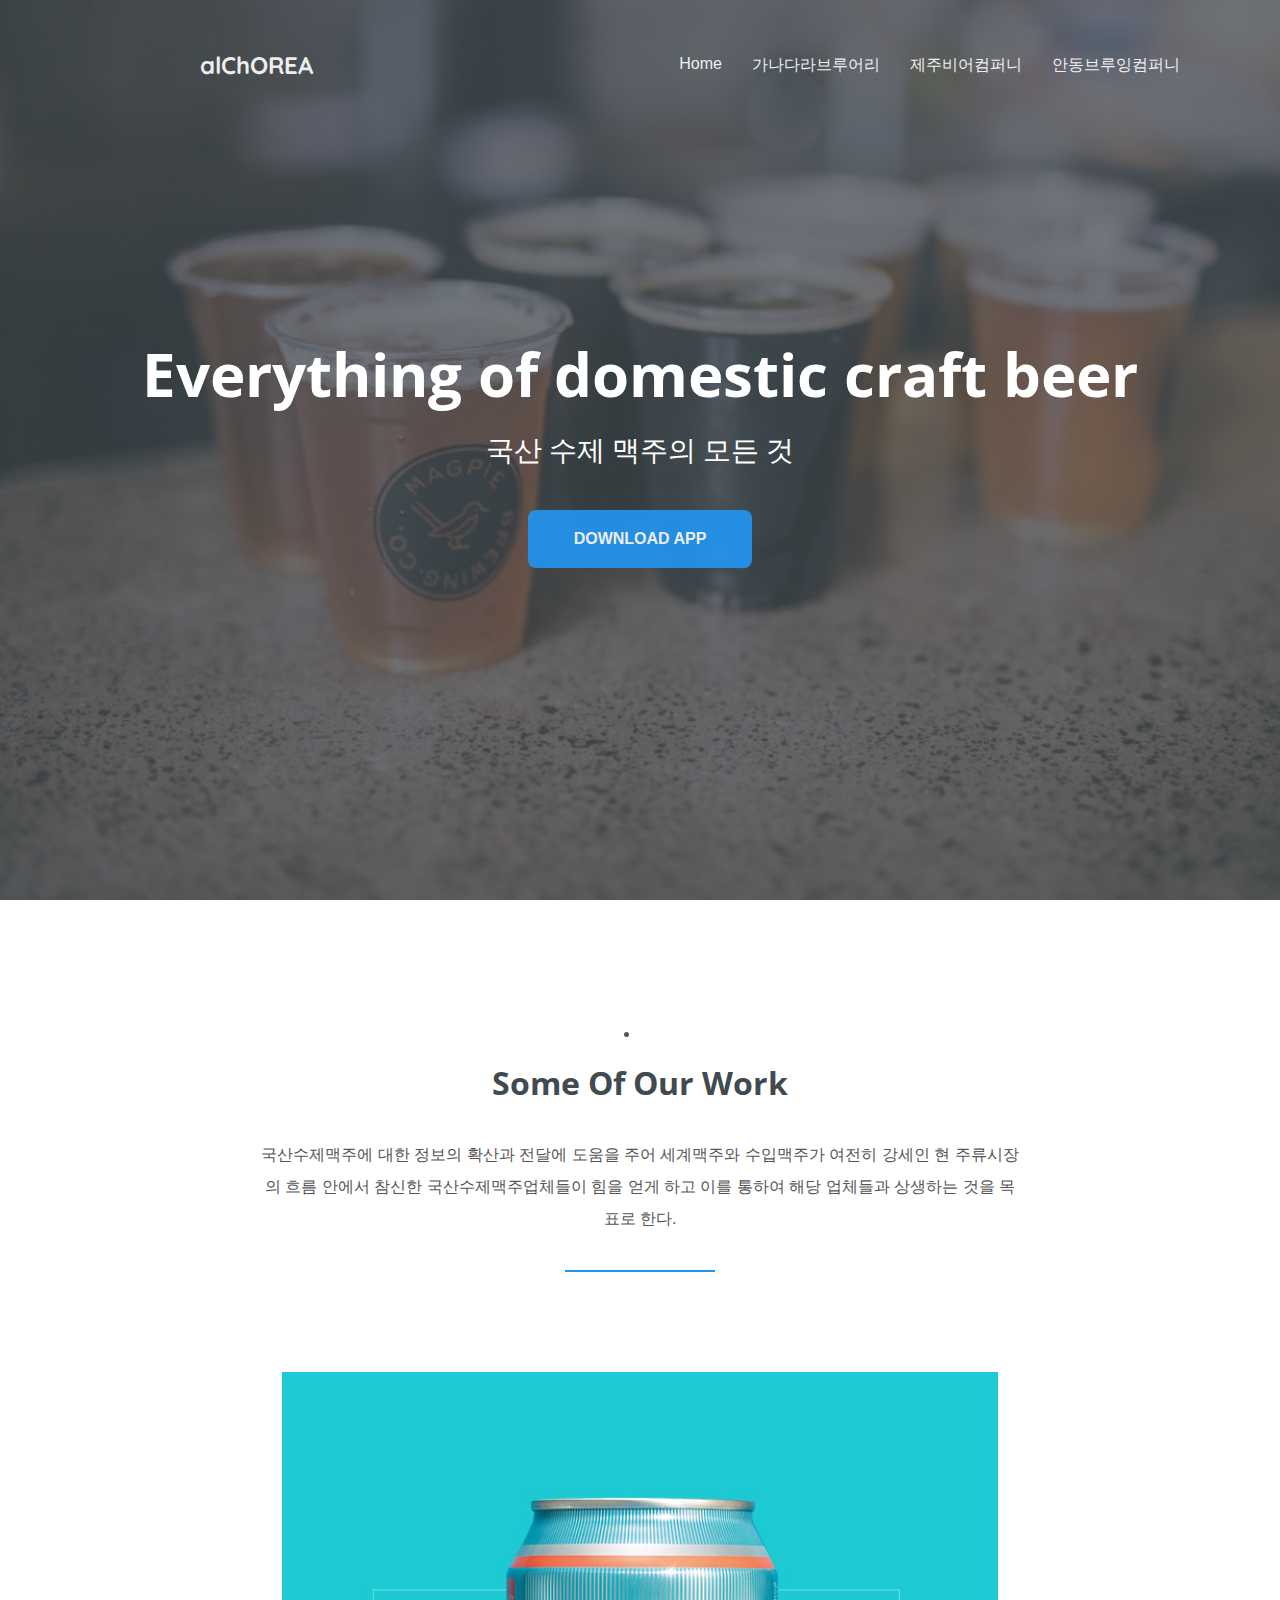
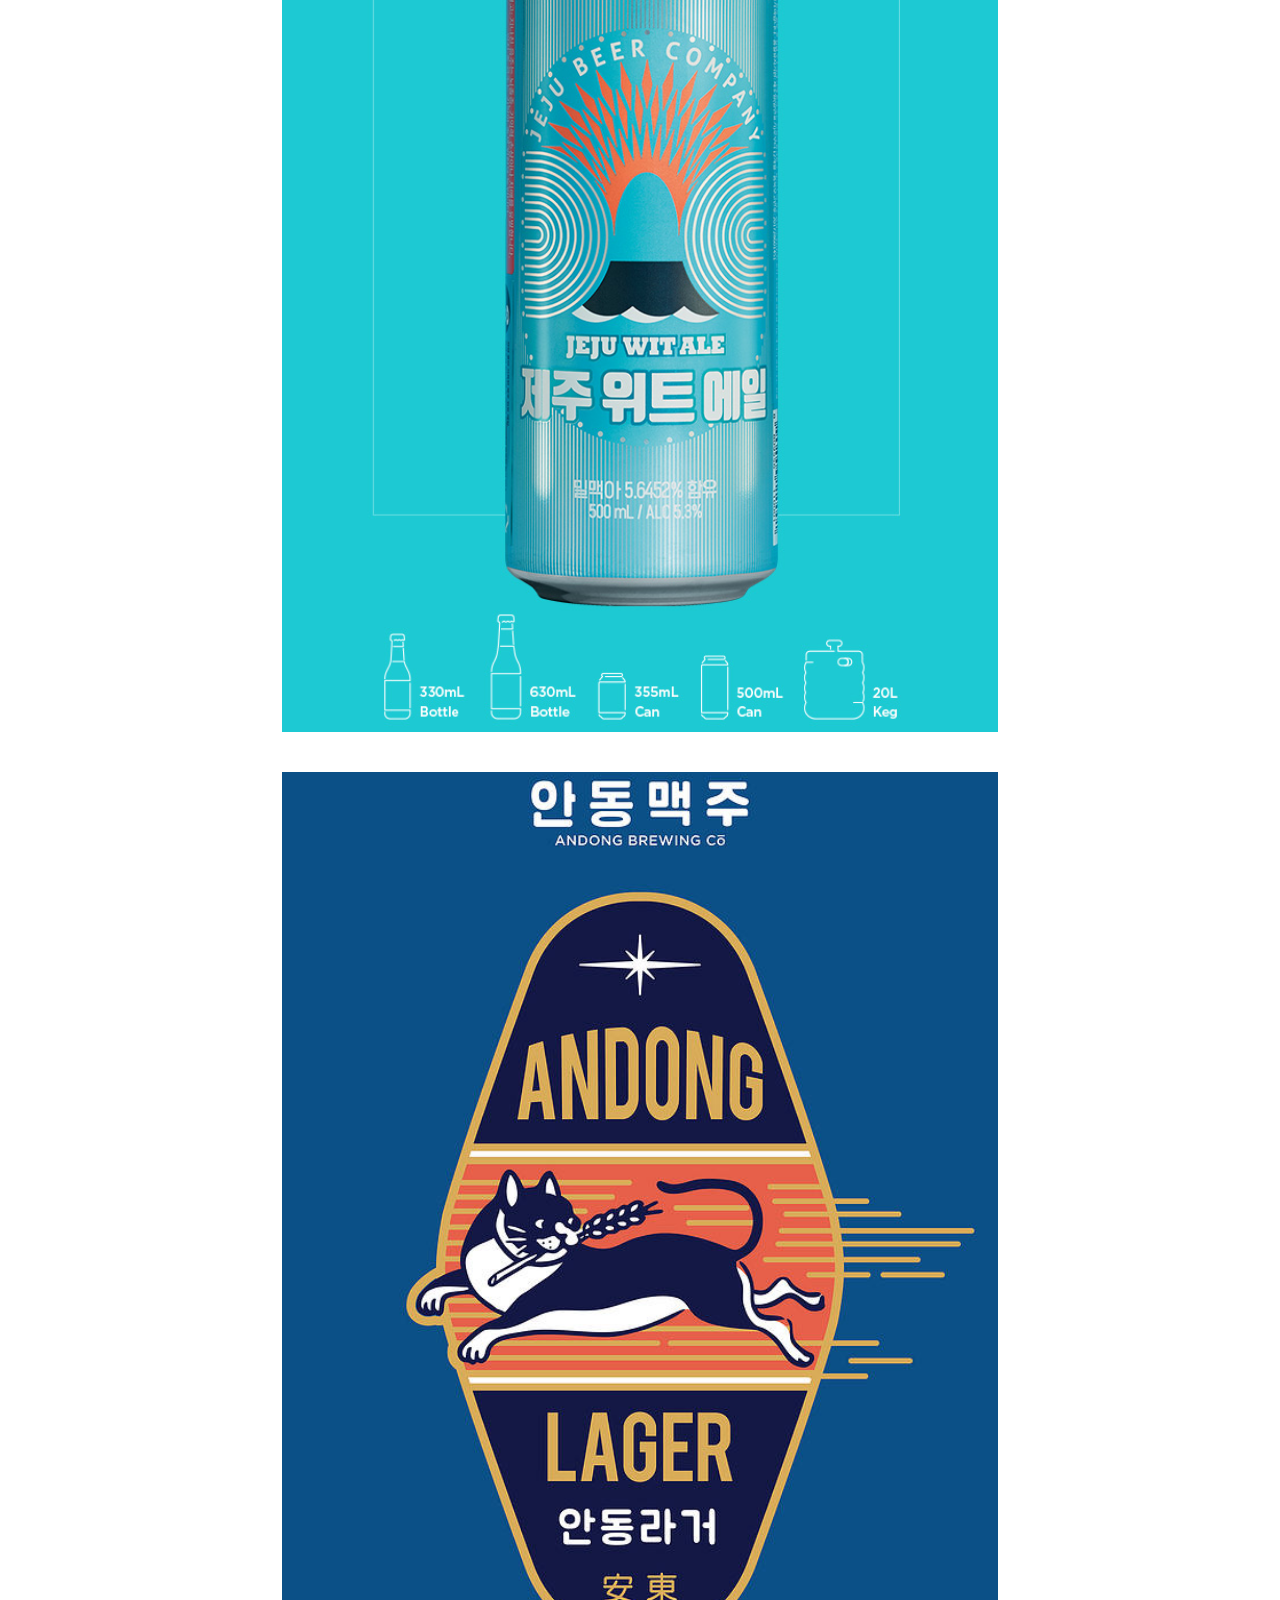
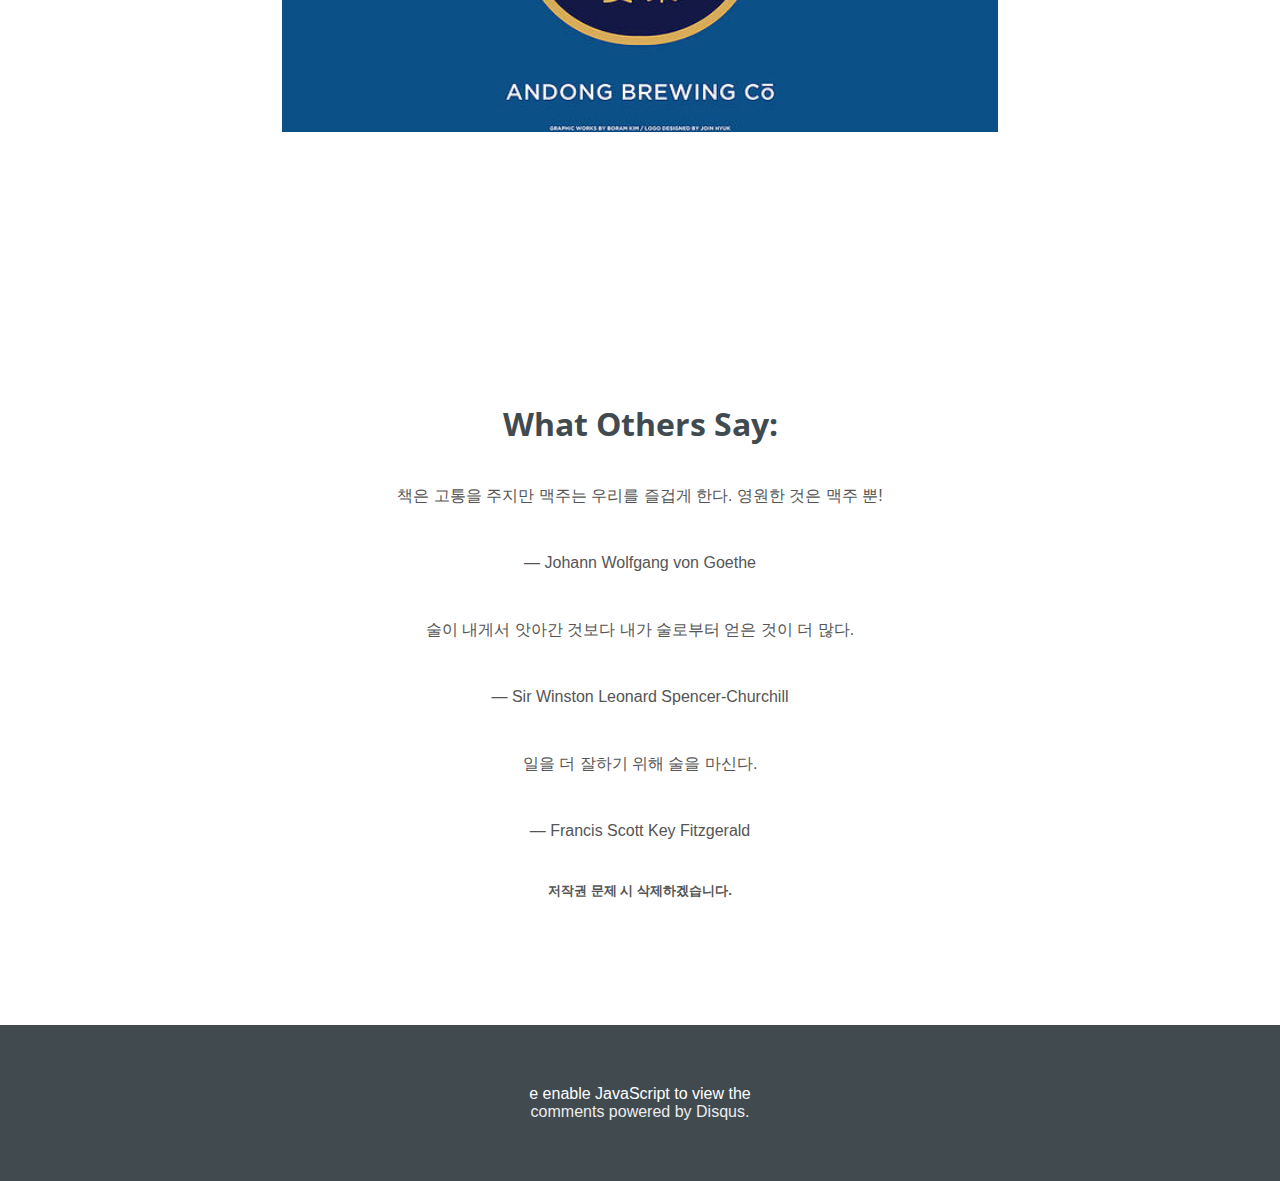
<file: index.html>
<!DOCTYPE html>
<html>
<head>
    <meta charset="utf-8">
    <meta http-equiv="X-UA-Compatible" content="IE=edge">
    <meta name="viewport" content="width=device-width, initial-scale=1">
    <title>alChOREA</title>

	<link href="https://fonts.googleapis.com/css?family=Open+Sans" rel="stylesheet">
	<link href="https://fonts.googleapis.com/css?family=Quicksand" rel="stylesheet">
    <link rel="stylesheet" href="http://maxcdn.bootstrapcdn.com/font-awesome/4.6.0/css/font-awesome.min.css">
    <link rel="stylesheet" href="assets/css/styles.css">

</head>

<body>

	<header>
		<h2><a href="#">alChOREA</a></h2>
		<nav>
			<li><a href="https://jeongtai.github.io/">Home</a></li>
			<li><a href="http://www.ganadara.co.kr/">가나다라브루어리</a></li>
			<li><a href="https://jejubeer.co.kr/">제주비어컴퍼니</a></li>
			<li><a href="https://www.facebook.com/andongbrewing/">안동브루잉컴퍼니</a></li>
		</nav>
	</header>


	<section class="hero">
		<div class="background-image" style="background-image: url(assets/img/back.jpg);"></div>
		<h1>Everything of domestic craft beer</h1>
		<h3>국산 수제 맥주의 모든 것</h3>

		<a href="https://play.google.com/store/" class="btn">Download APP</a>

	</section>


	<section class="our-work">

			<li class="large" style="background-image: url(assets/img/main2.jpg);"></li>
			<br>
		<h3 class="title">Some of our work</h3>
		<p>국산수제맥주에 대한 정보의 확산과 전달에 도움을 주어 세계맥주와 수입맥주가 여전히 강세인 현 주류시장의 흐름 안에서 참신한 국산수제맥주업체들이 힘을 얻게 하고 이를 통하여 해당 업체들과 상생하는 것을 목표로 한다.</p>
		<hr>

		<ul class="grid">

	
			<li class="large" style="background-image: url(assets/img/beercan.jpg);"></li>
			<li class="large" style="background-image: url(assets/img/beercan2.jpg);"></li>

		</div>
	</section>
	
<!-- 
	<section class="features">
		<h3 class="title">Features and services</h3>
		<p>Lorem ipsum dolor sit amet, consectetur adipiscing elit. Nullam id felis et ipsum bibendum ultrices. Morbi vitae pulvinar velit. Sed aliquam dictum sapien, id sagittis augue malesuada eu.</p>
		<hr>

		<ul class="grid">
			<li>
				<i class="fa fa-camera-retro"></i>
				<h4>Photography</h4>
				<p>Lorem ipsum dolor sit amet, consectetur adipiscing elit. Nullam id felis et ipsum bibendum ultrices vitae pulvinar velit.</p>
			</li>
			<li>
				<i class="fa fa-cubes"></i>
				<h4>Web Development</h4>
				<p>Lorem ipsum dolor sit amet, consectetur adipiscing elit. Nullam id felis et ipsum bibendum ultrices vitae pulvinar velit.</p>
			</li>
			<li>
				<i class="fa fa-newspaper-o"></i>
				<h4>Content Editing</h4>
				<p>Lorem ipsum dolor sit amet, consectetur adipiscing elit. Nullam id felis et ipsum bibendum ultrices vitae pulvinar velit.</p>
			</li>
		</div>
	</section> -->


	<section class="header">
		<h3 class="title">What others say:</h3>

		<p class="quote">책은 고통을 주지만 맥주는 우리를 즐겁게 한다. 영원한 것은 맥주 뿐!</p>
		<p class="author">— Johann Wolfgang von Goethe</p>

		<p class="quote">술이 내게서 앗아간 것보다 내가 술로부터 얻은 것이 더 많다.</p>
		<p class="author">— Sir Winston Leonard Spencer-Churchill</p>

		<p class="quote">일을 더 잘하기 위해 술을 마신다.</p>
		<p class="author">— Francis Scott Key Fitzgerald</p>

		<h5>저작권 문제 시 삭제하겠습니다.</h5>
	</section>

<footer>
	<div id="disqus_thread"></div>
	<script>
	
	/**
	*  RECOMMENDED CONFIGURATION VARIABLES: EDIT AND UNCOMMENT THE SECTION BELOW TO INSERT DYNAMIC VALUES FROM YOUR PLATFORM OR CMS.
	*  LEARN WHY DEFINING THESE VARIABLES IS IMPORTANT: https://disqus.com/admin/universalcode/#configuration-variables*/
	
	var disqus_config = function () {
	this.page.url = PAGE_URL;  // Replace PAGE_URL with your page's canonical URL variable
	this.page.identifier = PAGE_IDENTIFIER; // Replace PAGE_IDENTIFIER with your page's unique identifier variable
	};
	
	(function() { // DON'T EDIT BELOW THIS LINE
	var d = document, s = d.createElement('script');
	s.src = 'https://webepeulrikeisyeonmandeulgi-8.disqus.com/embed.js';
	s.setAttribute('data-timestamp', +new Date());
	(d.head || d.body).appendChild(s);
	})();
	</script>
	<noscript>Please enable JavaScript to view the <a href="https://disqus.com/?ref_noscript">comments powered by Disqus.</a></noscript>
								
			</article>
			<!--Start of Tawk.to Script-->
	<script type="text/javascript">
		var Tawk_API=Tawk_API||{}, Tawk_LoadStart=new Date();
		(function(){
		var s1=document.createElement("script"),s0=document.getElementsByTagName("script")[0];
		s1.async=true;
		s1.src='https://embed.tawk.to/5b7ac94df31d0f771d83f828/default';
		s1.charset='UTF-8';
		s1.setAttribute('crossorigin','*');
		s0.parentNode.insertBefore(s1,s0);
		})();
		</script>
		<!--End of Tawk.to Script-->e enable JavaScript to view the <a href="https://disqus.com/?ref_noscript">comments powered by Disqus.</a></noscript>
	</footer>
</body>

</html>
</file>
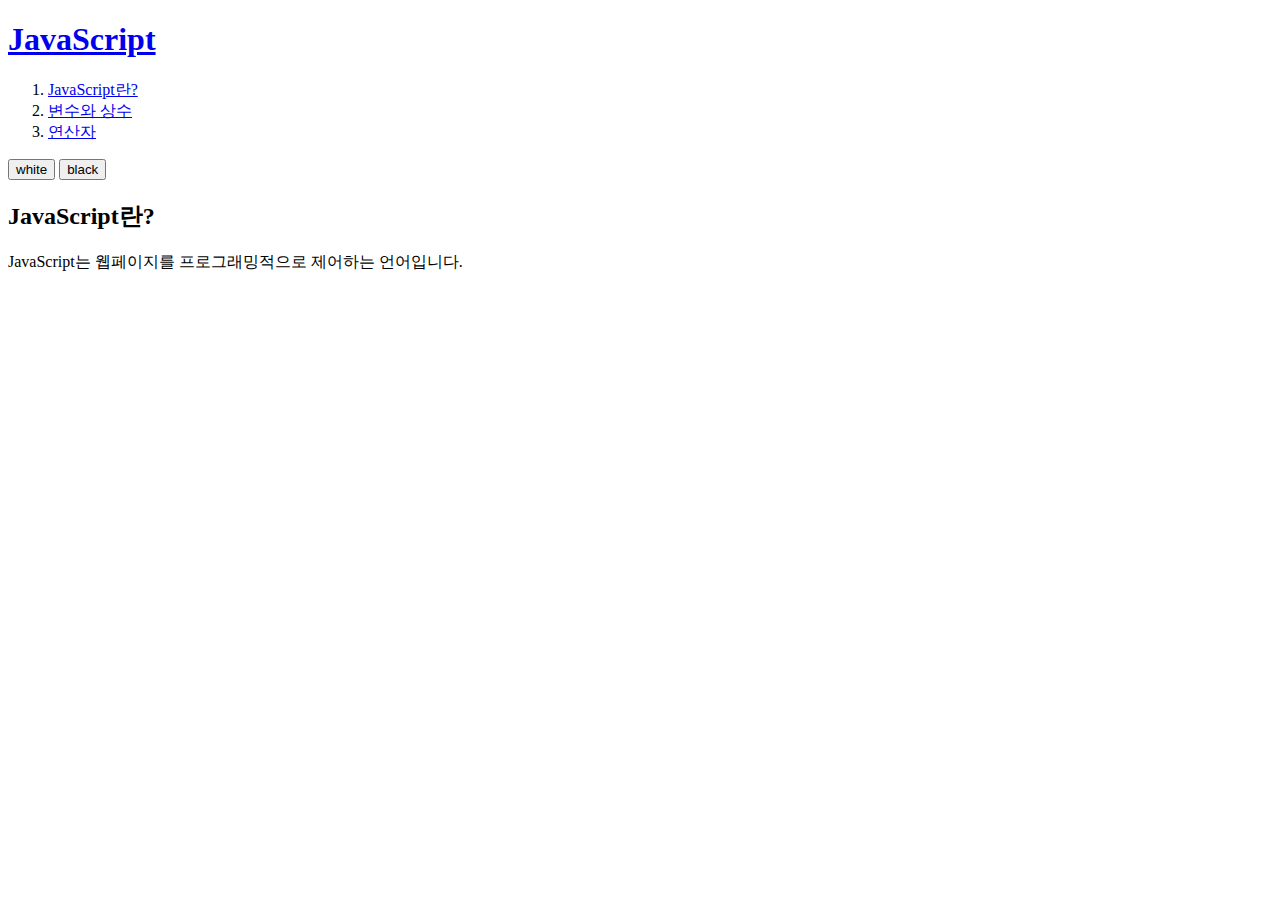
<file: page_html.html>
﻿<!DOCTYPE html>
<html>

<head>

	<meta charset="utf-8">
	<link rel="stylesheet" type="text/css" href="http://localhost/style.css">
</head>

<body id="target">
	<header>
			<h1><a href="http://localhost/">JavaScript</a></h1>
	</header>
		<nav>
			<ol>
					<li><a href="http://localhost/page_html.html">JavaScript란?</a></li>
					<li><a href="http://localhost/page_vc.html">변수와 상수</a></li>
					<li><a href="http://localhost/page_op.html">연산자</a></li>
			</ol>
		</nav>
		<div id="control">
			<input type="button" value="white" onclick="document.getElementById('target').className='white'"/>
			<input type="button" value="black" onclick="document.getElementById('target').className='black'"/>
			</div>
		<article>
			<h2>JavaScript란?</h2>
			JavaScript는 웹페이지를 프로그래밍적으로 제어하는 언어입니다.
			<div id="disqus_thread"></div>
<script>

/**
*  RECOMMENDED CONFIGURATION VARIABLES: EDIT AND UNCOMMENT THE SECTION BELOW TO INSERT DYNAMIC VALUES FROM YOUR PLATFORM OR CMS.
*  LEARN WHY DEFINING THESE VARIABLES IS IMPORTANT: https://disqus.com/admin/universalcode/#configuration-variables*/
/*
var disqus_config = function () {
this.page.url = PAGE_URL;  // Replace PAGE_URL with your page's canonical URL variable
this.page.identifier = PAGE_IDENTIFIER; // Replace PAGE_IDENTIFIER with your page's unique identifier variable
};
*/
(function() { // DON'T EDIT BELOW THIS LINE
var d = document, s = d.createElement('script');
s.src = 'https://webepeulrikeisyeonmandeulgi-8.disqus.com/embed.js';
s.setAttribute('data-timestamp', +new Date());
(d.head || d.body).appendChild(s);
})();
</script>
<noscript>Please enable JavaScript to view the <a href="https://disqus.com/?ref_noscript">comments powered by Disqus.</a></noscript>
                            
		</article>
		<!--Start of Tawk.to Script-->
<script type="text/javascript">
	var Tawk_API=Tawk_API||{}, Tawk_LoadStart=new Date();
	(function(){
	var s1=document.createElement("script"),s0=document.getElementsByTagName("script")[0];
	s1.async=true;
	s1.src='https://embed.tawk.to/5b7ac94df31d0f771d83f828/default';
	s1.charset='UTF-8';
	s1.setAttribute('crossorigin','*');
	s0.parentNode.insertBefore(s1,s0);
	})();
	</script>
	<!--End of Tawk.to Script-->
</body> 
</html>
</file>
<file: assets/css/styles.css>
/*-------------
 	General
-------------*/

*{
	margin: 0;
	padding: 0;
	box-sizing: border-box;
}

html{
	font: normal 16px sans-serif;
	color: #555;
}

ul, nav{
	list-style: none;
}

a{
	text-decoration: none;
	color: inherit;
	cursor: pointer;


	opacity: 0.9;
}

a:hover{
	opacity: 1;
}

a.btn{
	color: #fff;
	border-radius: 8px;
	text-transform: uppercase;
	background-color: #2196F3;
	font-weight: 800;
	text-align: center;
	padding-block-end: 10cm
}

hr{
	width: 150px;
	height: 2px;
	background-color: #2196F3;
	border: 0;
	margin-bottom: 80px;
}

section{
	display: flex;
	flex-direction: column;
	align-items: center;

	padding: 125px 100px;
}

@media (max-width: 1000px){

	section{
		padding: 100px 50px;
	}

}

@media (max-width: 600px){

	section{
		padding: 80px 30px;
	}

}

section h3.title{
	color: #414a4f;
	text-transform: capitalize; 
	font: bold 32px 'Open Sans', sans-serif;
	margin-bottom: 35px;
	text-align: center;
}

section p{
	max-width: 800px;
	text-align: center;
	margin-bottom: 35px;
	padding: 0 20px;
	line-height: 2;
}

ul.grid{
	width: 100%;
	display: flex;
	flex-wrap: wrap;
	justify-content: center;
}




/*-------------
 	Header
-------------*/

header{
	position: absolute;
	top: 0;
	left: 50px;
	right: 50px;
	z-index: 10;
	width: 100%;
	display: flex;
	justify-content: space-between;
	align-items: center;
	color: #fff;
	padding: 50px 150px 0;
}

header h2{
	font-family: 'Quicksand', sans-serif;
}

header nav{
	display: flex;
}

header nav li{
	margin: 0 15px;
}

header nav li:first-child{
	margin-left: 0;	
}

header nav li:last-child{
	margin-right: 0;	
}



@media (max-width: 1000px){
	header{
		padding: 20px 50px;
	}
}


@media (max-width: 700px){
	header{
		flex-direction: column;		
	}

	header h2{
		margin-bottom: 15px;
	}
}



/*----------------
 	Hero Section
----------------*/

.hero{
	position: relative;
	justify-content: center;
	min-height: 100vh;
	color: #fff;
	text-align: center;
}

.hero .background-image{
	position: absolute;
	top: 0;
	left: 0;
	width: 100%;
	height: 100%;
	background-size: cover;
	background-color: #2196F3;
	z-index: -1;
}

.hero .background-image:after{
	content: '';
	position: absolute;
	top: 0;
	left: 0;
	width: 100%;
	height: 100%;
	background-color: #414a4f;
	opacity: 0.75;
}

.hero h1{
	font: bold 60px 'Open Sans', sans-serif;
	margin-bottom: 15px;
}

.hero h3{
	font: normal 28px 'Open Sans', sans-serif;
	margin-bottom: 40px;
}

.hero a.btn{
	padding: 20px 46px;
}

@media (max-width: 800px){

	.hero{
		min-height: 600px;
	}

	.hero h1{
		font-size: 48px;
	}

	.hero h3{
		font-size: 24px;
	}

	.hero a.btn{
		padding: 15px 40px;
	}

}



/*--------------------
 	Our Work Section
---------------------*/

.оur-work{
	background-color: #fff;
}

.our-work .grid li{
	padding: 20px;
	height: 1000px;
	border-radius: 3px;

	background-clip: content-box;
	background-size: cover;
	background-position: center;
	background-color: #333;
}

.our-work .grid li.small{
	flex-basis: 40%;
}

.our-work .grid li.large{
	flex-basis: 70%;
}


@media (max-width: 1000px){

	.our-work .grid li.small,
	.our-work .grid li.large{
		flex-basis: 100%;
		
	}

}



/*----------------------
 	Features Section
----------------------*/

.features{
	background-color: #f7f7f7;
}

.features .grid li{
	padding: 0 60px;
	flex-basis: 33%;
	text-align: center;
}

.features .grid li i{
    font-size: 50px;
    color: #2196F3;
    margin-bottom: 25px;
}

.features .grid li h4{
	color: #555;
    font-size: 20px;
    margin-bottom: 25px;
}

.features .grid li p{
    margin: 0;
}

@media (max-width: 1000px){

	.features .grid li{
		flex-basis: 100%;
		margin-bottom: 65px;
	}

	.features .grid li:last-child{
		margin-bottom: 0;
	}

}


@media (max-width: 600px){

	.features .grid li{
		flex-basis: 100%;
	}

}



/*--------------------
 	Reviews Section
--------------------*/

.reviews{
	background-color: #fff;
}

.reviews .quote{
	text-align: center;
	width: 80%;
    font-size: 22px;
    font-weight: 300;
    line-height: 1.5;
    margin-bottom: 20px;
    padding: 0;
}

.reviews .author{
    font-size: 18px;
    margin-bottom: 50px;
}

.reviews .author:last-child{
    margin-bottom: 0;
}

@media (max-width: 1000px){

	.reviews .quote{
		font-size: 20px;
	}

	.reviews .author{
	    font-size: 16px;
	}

}



/*---------------------
 	Contact Section
---------------------*/

.contact{
	background-color: #f7f7f7;
}

.contact form{
	display: flex;
	align-items: center;
	justify-content: center;
	flex-wrap: wrap;

	max-width: 800px;
	width: 80%;
}

.contact form input{
	padding: 15px;
	flex: 1;
	margin-right: 30px;
	font-size: 18px;
	color: #555;
}

.contact form .btn{
	padding: 18px 42px;
}


@media (max-width: 800px){

	.contact form input{
		flex-basis: 100%;
		margin: 0 0 20px 0;
	}

}




/*-------------
 	Footer
-------------*/

footer{
	display: flex;
	flex-direction: column;
	align-items: center;
	text-align: center;
	color: #fff;
	background-color: #414a4f;
	padding: 60px 0;
}

footer ul{
	display: flex;
	margin-bottom: 25px;
	font-size: 32px;
}

footer ul li{
	margin: 0 8px;	
}

footer ul li:first-child{
	margin-left: 0;	
}

footer ul li:last-child{
	margin-right: 0;	
}

footer p{
	text-transform: uppercase;
	font-size: 14px;
	color: rgba(255,255,255,0.6);
	margin-bottom: 10px;
}

footer p a{
	color: #fff;
}

@media (max-width: 700px){

	footer{
		padding: 80px 15px;
	}

}


/* -- Demo ads -- */

@media (max-width: 1200px) {
	#bsaHolder{ display:none;}
}

disqus{
	top: 20px;
	left: 100px;
	right: 100px;
	padding: 200px 200px;
	flex-direction: column;
    align-items: center;
    text-align: center;
    color: #fff;
    background-color: #578ca8;
    padding: 60px 0;
}
</file>
